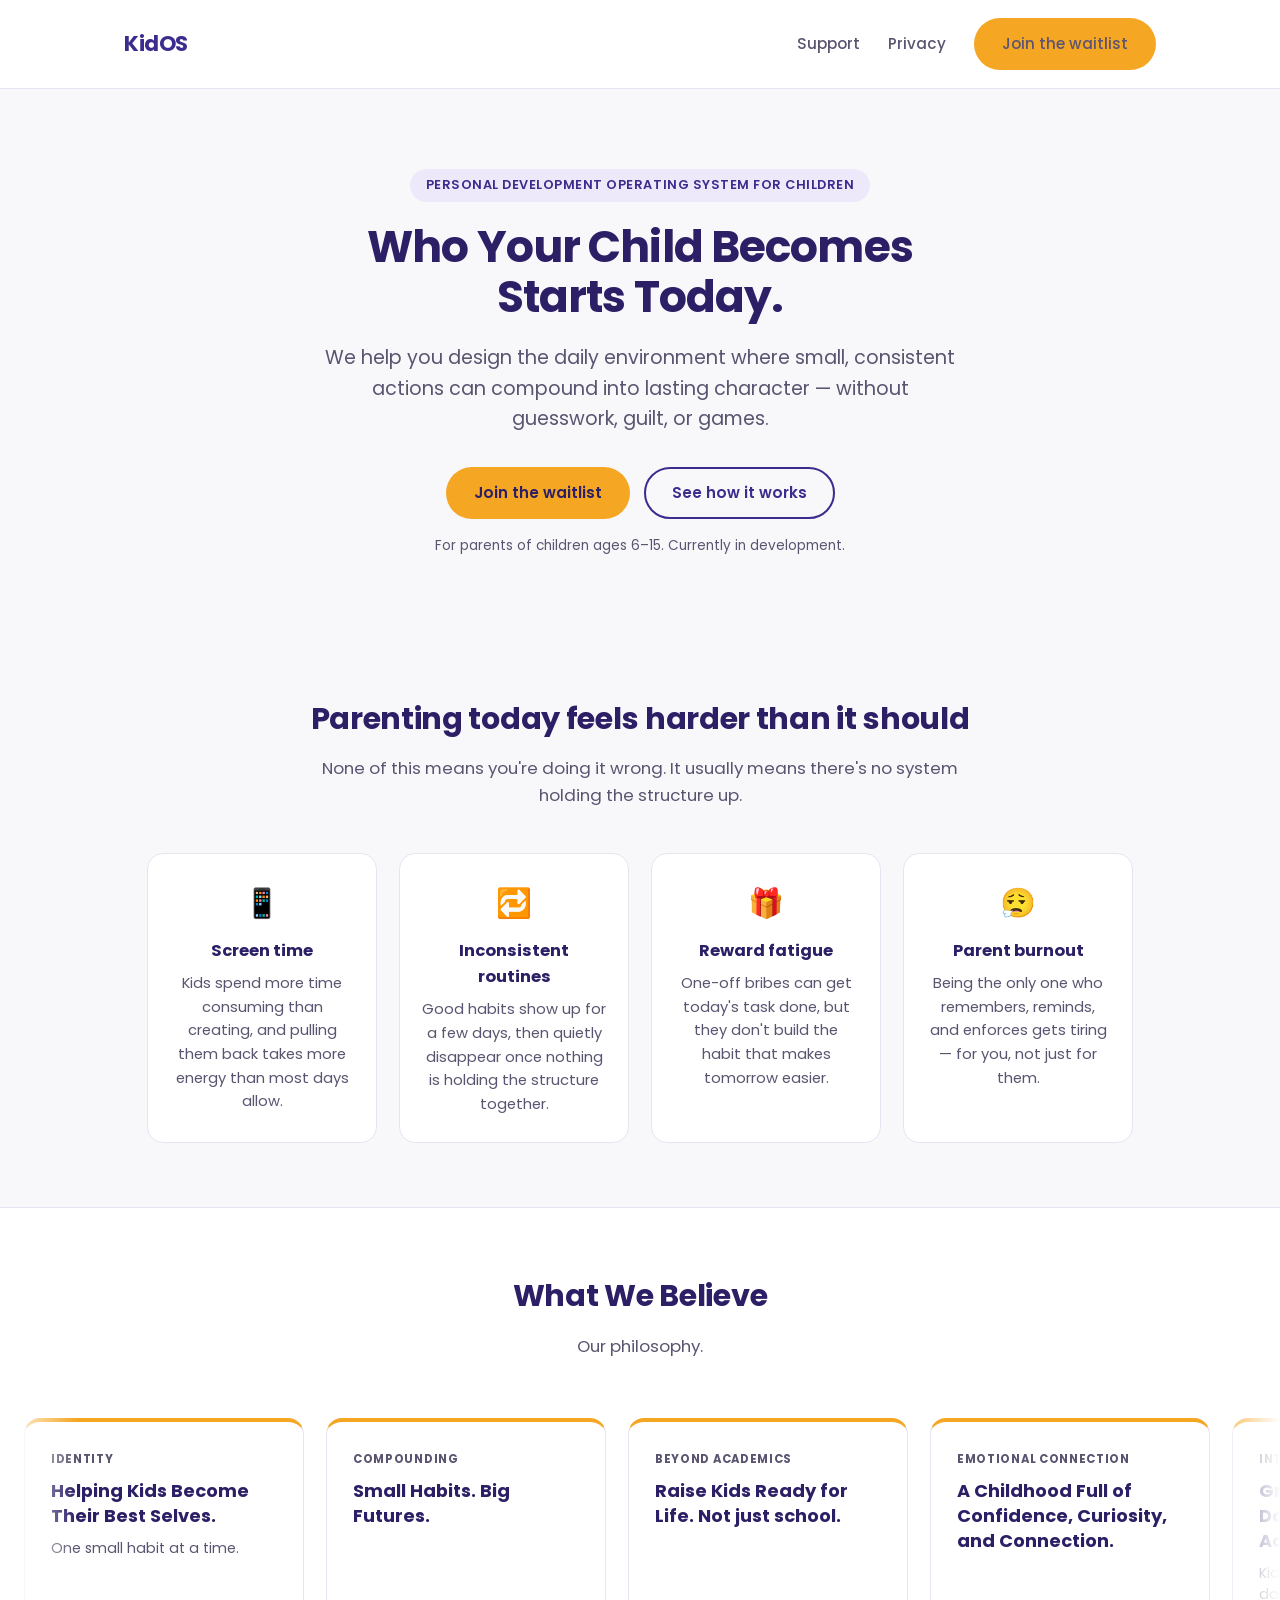
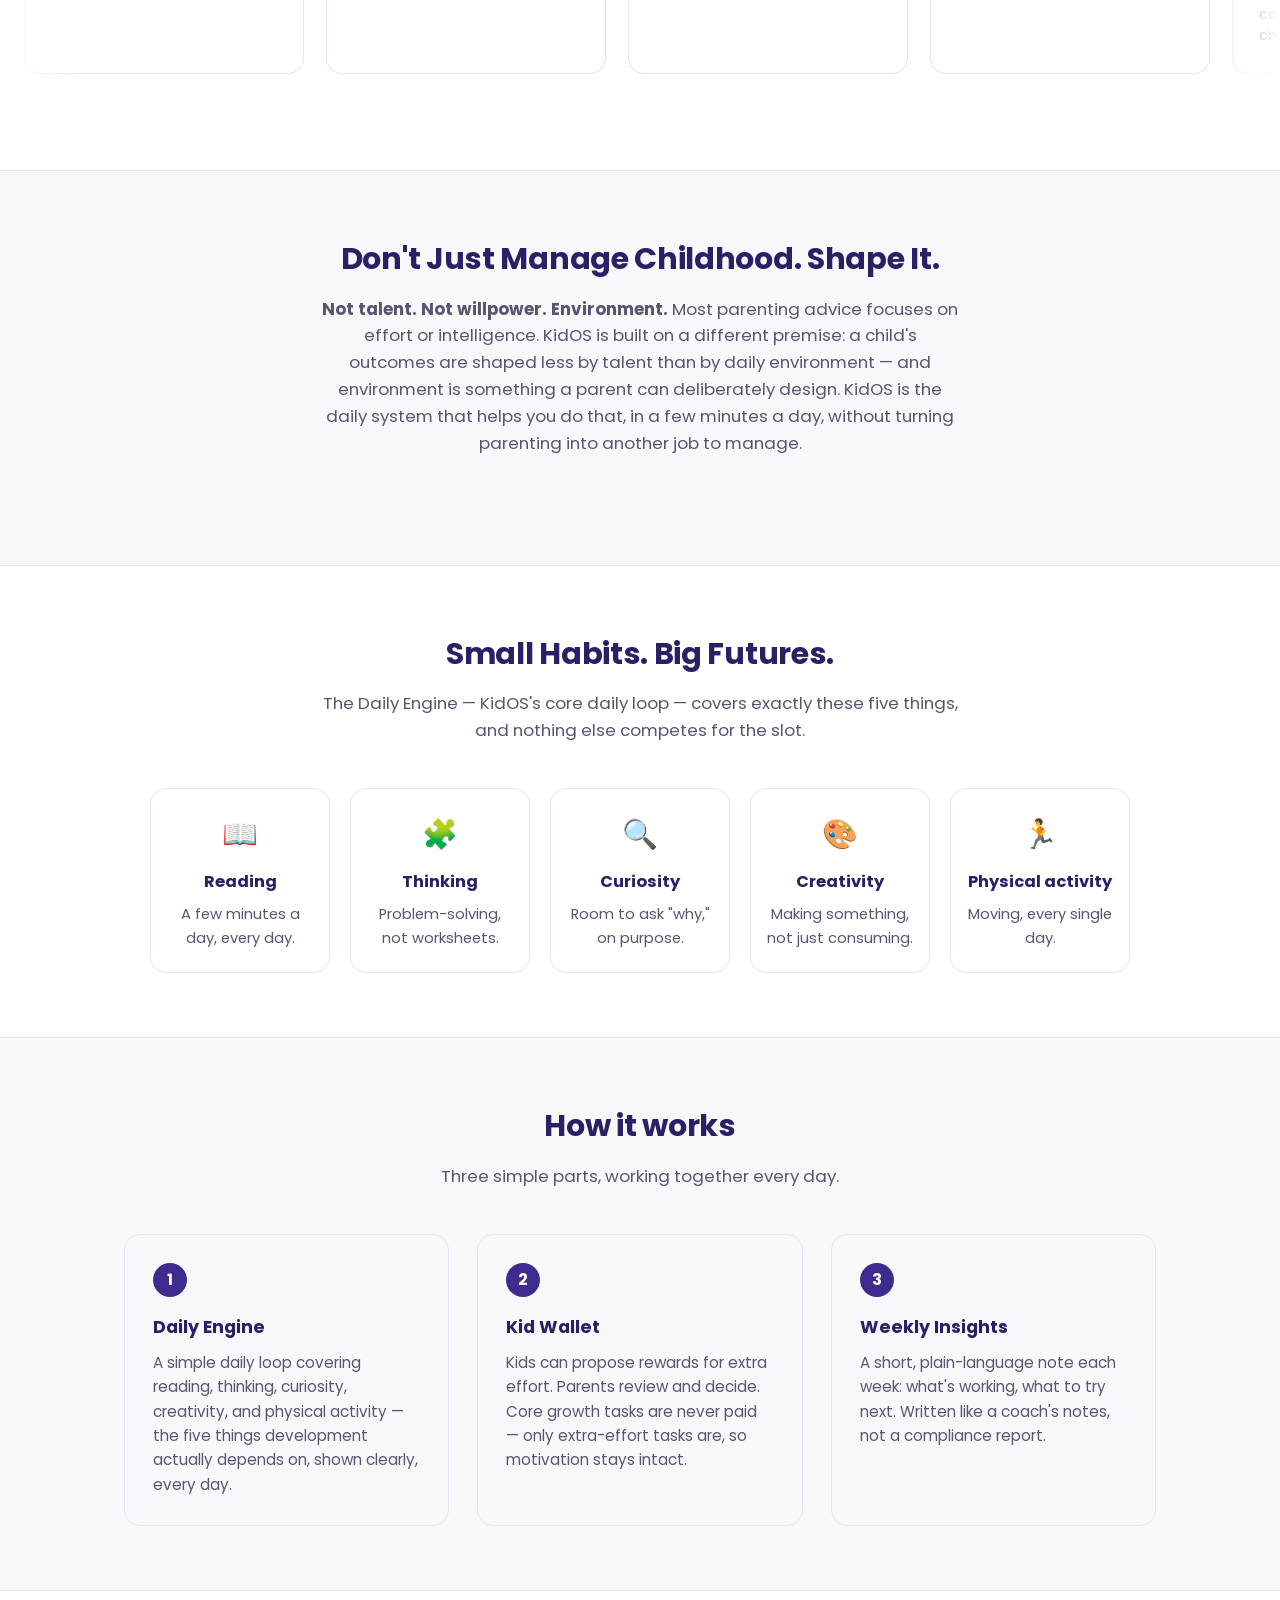
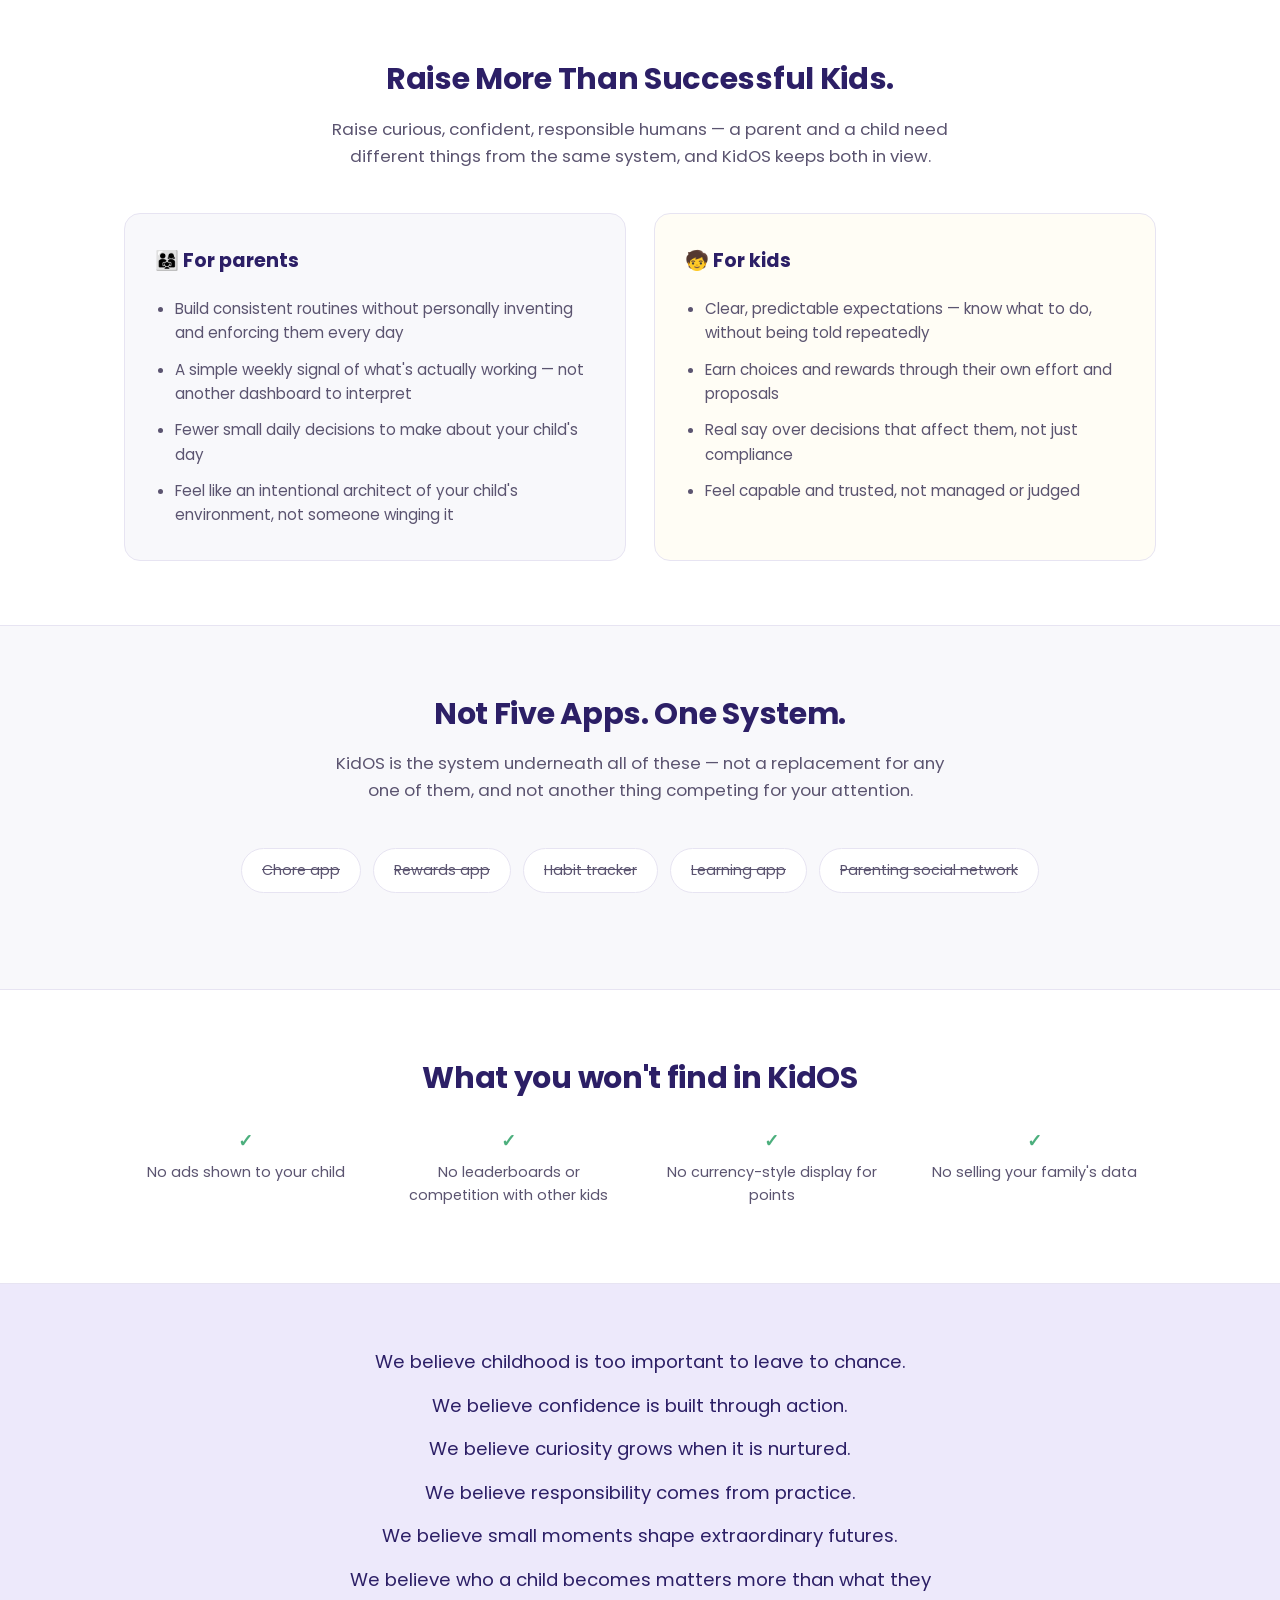
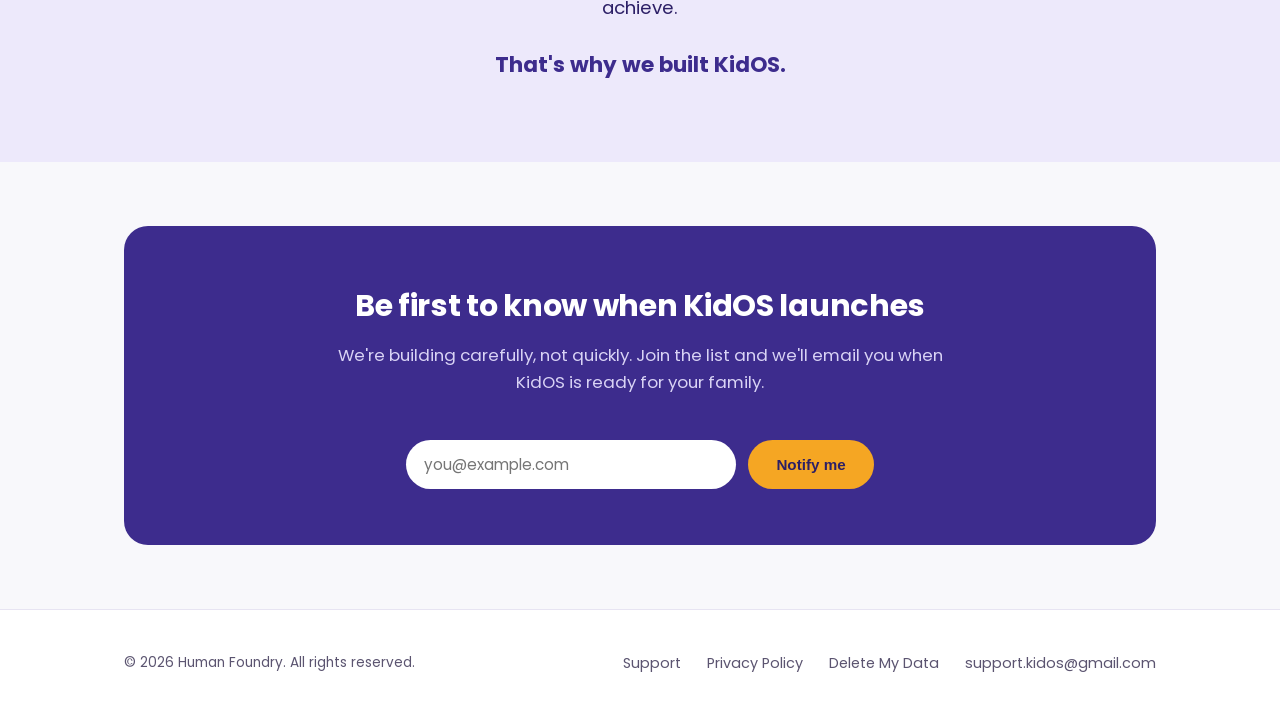
<file: index.html>
<!DOCTYPE html>
<html lang="en">
<head>
<meta charset="UTF-8">
<meta name="viewport" content="width=device-width, initial-scale=1.0">
<title>KidOS — Who Your Child Becomes Starts Today</title>
<meta name="description" content="KidOS is a personal development operating system for children — a simple daily system that turns small, consistent habits into responsibility, curiosity, and confidence.">
<link rel="icon" type="image/svg+xml" href="favicon.svg">
<link rel="preconnect" href="https://fonts.googleapis.com">
<link href="https://fonts.googleapis.com/css2?family=Poppins:wght@400;500;600;700&family=Nunito:wght@400;600;700&display=swap" rel="stylesheet">
<link rel="stylesheet" href="styles.css">
</head>
<body>

<header class="site">
  <div class="container">
    <a href="index.html" class="logo">KidOS</a>
    <nav class="site-nav">
      <a href="support.html">Support</a>
      <a href="privacy.html">Privacy</a>
      <a href="#waitlist" class="btn btn-primary">Join the waitlist</a>
    </nav>
  </div>
</header>

<section class="hero">
  <div class="container">
    <span class="eyebrow">Personal Development Operating System for Children</span>
    <h1>Who Your Child Becomes<br>Starts Today.</h1>
    <p class="lede">We help you design the daily environment where small, consistent actions can compound into lasting character — without guesswork, guilt, or games.</p>
    <div class="hero-actions">
      <a href="#waitlist" class="btn btn-primary">Join the waitlist</a>
      <a href="#how-it-works" class="btn btn-outline">See how it works</a>
    </div>
    <p class="hero-note">For parents of children ages 6–15. Currently in development.</p>
  </div>
</section>

<section>
  <div class="container">
    <h2>Parenting today feels harder than it should</h2>
    <p class="section-lede">None of this means you're doing it wrong. It usually means there's no system holding the structure up.</p>
    <div class="card-grid">
      <div class="info-card">
        <div class="icon">📱</div>
        <h3>Screen time</h3>
        <p>Kids spend more time consuming than creating, and pulling them back takes more energy than most days allow.</p>
      </div>
      <div class="info-card">
        <div class="icon">🔁</div>
        <h3>Inconsistent routines</h3>
        <p>Good habits show up for a few days, then quietly disappear once nothing is holding the structure together.</p>
      </div>
      <div class="info-card">
        <div class="icon">🎁</div>
        <h3>Reward fatigue</h3>
        <p>One-off bribes can get today's task done, but they don't build the habit that makes tomorrow easier.</p>
      </div>
      <div class="info-card">
        <div class="icon">😮‍💨</div>
        <h3>Parent burnout</h3>
        <p>Being the only one who remembers, reminds, and enforces gets tiring — for you, not just for them.</p>
      </div>
    </div>
  </div>
</section>

<section class="alt beliefs-section">
  <div class="container">
    <h2>What We Believe</h2>
    <p class="section-lede">Our philosophy.</p>
  </div>
  <div class="beliefs-marquee">
    <div class="beliefs-track">
      <div class="belief-card">
        <div class="purpose">Identity</div>
        <h3>Helping Kids Become Their Best Selves.</h3>
        <p class="belief-sub">One small habit at a time.</p>
      </div>
      <div class="belief-card">
        <div class="purpose">Compounding</div>
        <h3>Small Habits. Big Futures.</h3>
      </div>
      <div class="belief-card">
        <div class="purpose">Beyond academics</div>
        <h3>Raise Kids Ready for Life. Not just school.</h3>
      </div>
      <div class="belief-card">
        <div class="purpose">Emotional connection</div>
        <h3>A Childhood Full of Confidence, Curiosity, and Connection.</h3>
      </div>
      <div class="belief-card">
        <div class="purpose">Intentional parenting</div>
        <h3>Growing Great Kids Doesn't Happen By Accident.</h3>
        <p class="belief-sub">KidOS gives parents a simple daily system to build confidence, curiosity and character.</p>
      </div>
      <div class="belief-card">
        <div class="purpose">Daily action</div>
        <h3>Every Great Future Begins With Today.</h3>
        <p class="belief-sub">KidOS turns everyday moments into lifelong growth.</p>
      </div>
      <div class="belief-card" aria-hidden="true">
        <div class="purpose">Identity</div>
        <h3>Helping Kids Become Their Best Selves.</h3>
        <p class="belief-sub">One small habit at a time.</p>
      </div>
      <div class="belief-card" aria-hidden="true">
        <div class="purpose">Compounding</div>
        <h3>Small Habits. Big Futures.</h3>
      </div>
      <div class="belief-card" aria-hidden="true">
        <div class="purpose">Beyond academics</div>
        <h3>Raise Kids Ready for Life. Not just school.</h3>
      </div>
      <div class="belief-card" aria-hidden="true">
        <div class="purpose">Emotional connection</div>
        <h3>A Childhood Full of Confidence, Curiosity, and Connection.</h3>
      </div>
      <div class="belief-card" aria-hidden="true">
        <div class="purpose">Intentional parenting</div>
        <h3>Growing Great Kids Doesn't Happen By Accident.</h3>
        <p class="belief-sub">KidOS gives parents a simple daily system to build confidence, curiosity and character.</p>
      </div>
      <div class="belief-card" aria-hidden="true">
        <div class="purpose">Daily action</div>
        <h3>Every Great Future Begins With Today.</h3>
        <p class="belief-sub">KidOS turns everyday moments into lifelong growth.</p>
      </div>
    </div>
  </div>
</section>

<section>
  <div class="container">
    <h2>Don't Just Manage Childhood. Shape It.</h2>
    <p class="section-lede">
      <strong>Not talent. Not willpower. Environment.</strong> Most parenting advice focuses on effort or
      intelligence. KidOS is built on a different premise: a child's outcomes are shaped less by talent than
      by daily environment — and environment is something a parent can deliberately design. KidOS is the
      daily system that helps you do that, in a few minutes a day, without turning parenting into another
      job to manage.
    </p>
  </div>
</section>

<section class="alt">
  <div class="container">
    <h2>Small Habits. Big Futures.</h2>
    <p class="section-lede">The Daily Engine — KidOS's core daily loop — covers exactly these five things, and nothing else competes for the slot.</p>
    <div class="pillars-grid">
      <div class="info-card">
        <div class="icon">📖</div>
        <h3>Reading</h3>
        <p>A few minutes a day, every day.</p>
      </div>
      <div class="info-card">
        <div class="icon">🧩</div>
        <h3>Thinking</h3>
        <p>Problem-solving, not worksheets.</p>
      </div>
      <div class="info-card">
        <div class="icon">🔍</div>
        <h3>Curiosity</h3>
        <p>Room to ask "why," on purpose.</p>
      </div>
      <div class="info-card">
        <div class="icon">🎨</div>
        <h3>Creativity</h3>
        <p>Making something, not just consuming.</p>
      </div>
      <div class="info-card">
        <div class="icon">🏃</div>
        <h3>Physical activity</h3>
        <p>Moving, every single day.</p>
      </div>
    </div>
  </div>
</section>

<section id="how-it-works">
  <div class="container">
    <h2>How it works</h2>
    <p class="section-lede">Three simple parts, working together every day.</p>
    <div class="steps">
      <div class="step">
        <div class="num">1</div>
        <h3>Daily Engine</h3>
        <p>A simple daily loop covering reading, thinking, curiosity, creativity, and physical activity — the five things development actually depends on, shown clearly, every day.</p>
      </div>
      <div class="step">
        <div class="num">2</div>
        <h3>Kid Wallet</h3>
        <p>Kids can propose rewards for extra effort. Parents review and decide. Core growth tasks are never paid — only extra-effort tasks are, so motivation stays intact.</p>
      </div>
      <div class="step">
        <div class="num">3</div>
        <h3>Weekly Insights</h3>
        <p>A short, plain-language note each week: what's working, what to try next. Written like a coach's notes, not a compliance report.</p>
      </div>
    </div>
  </div>
</section>

<section class="alt">
  <div class="container">
    <h2>Raise More Than Successful Kids.</h2>
    <p class="section-lede">Raise curious, confident, responsible humans — a parent and a child need different things from the same system, and KidOS keeps both in view.</p>
    <div class="benefits-split">
      <div class="benefit-card">
        <h3>👨‍👩‍👧 For parents</h3>
        <ul>
          <li>Build consistent routines without personally inventing and enforcing them every day</li>
          <li>A simple weekly signal of what's actually working — not another dashboard to interpret</li>
          <li>Fewer small daily decisions to make about your child's day</li>
          <li>Feel like an intentional architect of your child's environment, not someone winging it</li>
        </ul>
      </div>
      <div class="benefit-card kid">
        <h3>🧒 For kids</h3>
        <ul>
          <li>Clear, predictable expectations — know what to do, without being told repeatedly</li>
          <li>Earn choices and rewards through their own effort and proposals</li>
          <li>Real say over decisions that affect them, not just compliance</li>
          <li>Feel capable and trusted, not managed or judged</li>
        </ul>
      </div>
    </div>
  </div>
</section>

<section>
  <div class="container">
    <h2>Not Five Apps. One System.</h2>
    <p class="section-lede">KidOS is the system underneath all of these — not a replacement for any one of them, and not another thing competing for your attention.</p>
    <div class="chips">
      <span class="chip">Chore app</span>
      <span class="chip">Rewards app</span>
      <span class="chip">Habit tracker</span>
      <span class="chip">Learning app</span>
      <span class="chip">Parenting social network</span>
    </div>
  </div>
</section>

<section class="alt">
  <div class="container">
    <h2>What you won't find in KidOS</h2>
    <div class="trust-strip">
      <div class="item"><div class="mark">✓</div><p>No ads shown to your child</p></div>
      <div class="item"><div class="mark">✓</div><p>No leaderboards or competition with other kids</p></div>
      <div class="item"><div class="mark">✓</div><p>No currency-style display for points</p></div>
      <div class="item"><div class="mark">✓</div><p>No selling your family's data</p></div>
    </div>
  </div>
</section>

<section class="manifesto-section">
  <div class="container">
    <div class="manifesto">
      <p>We believe childhood is too important to leave to chance.</p>
      <p>We believe confidence is built through action.</p>
      <p>We believe curiosity grows when it is nurtured.</p>
      <p>We believe responsibility comes from practice.</p>
      <p>We believe small moments shape extraordinary futures.</p>
      <p>We believe who a child becomes matters more than what they achieve.</p>
      <p class="closing">That's why we built KidOS.</p>
    </div>
  </div>
</section>

<section id="waitlist">
  <div class="container">
    <div class="waitlist">
      <h2>Be first to know when KidOS launches</h2>
      <p class="section-lede">We're building carefully, not quickly. Join the list and we'll email you when KidOS is ready for your family.</p>
      <form action="mailto:support.kidos@gmail.com" method="POST" enctype="text/plain">
        <input type="email" name="email" placeholder="you@example.com" required>
        <button type="submit" class="btn btn-primary">Notify me</button>
      </form>
    </div>
  </div>
</section>

<footer class="site">
  <div class="container">
    <span class="copyright">© 2026 Human Foundry. All rights reserved.</span>
    <nav>
      <a href="support.html">Support</a>
      <a href="privacy.html">Privacy Policy</a>
      <a href="account-deletion.html">Delete My Data</a>
      <a href="mailto:support.kidos@gmail.com">support.kidos@gmail.com</a>
    </nav>
  </div>
</footer>

</body>
</html>
</file>
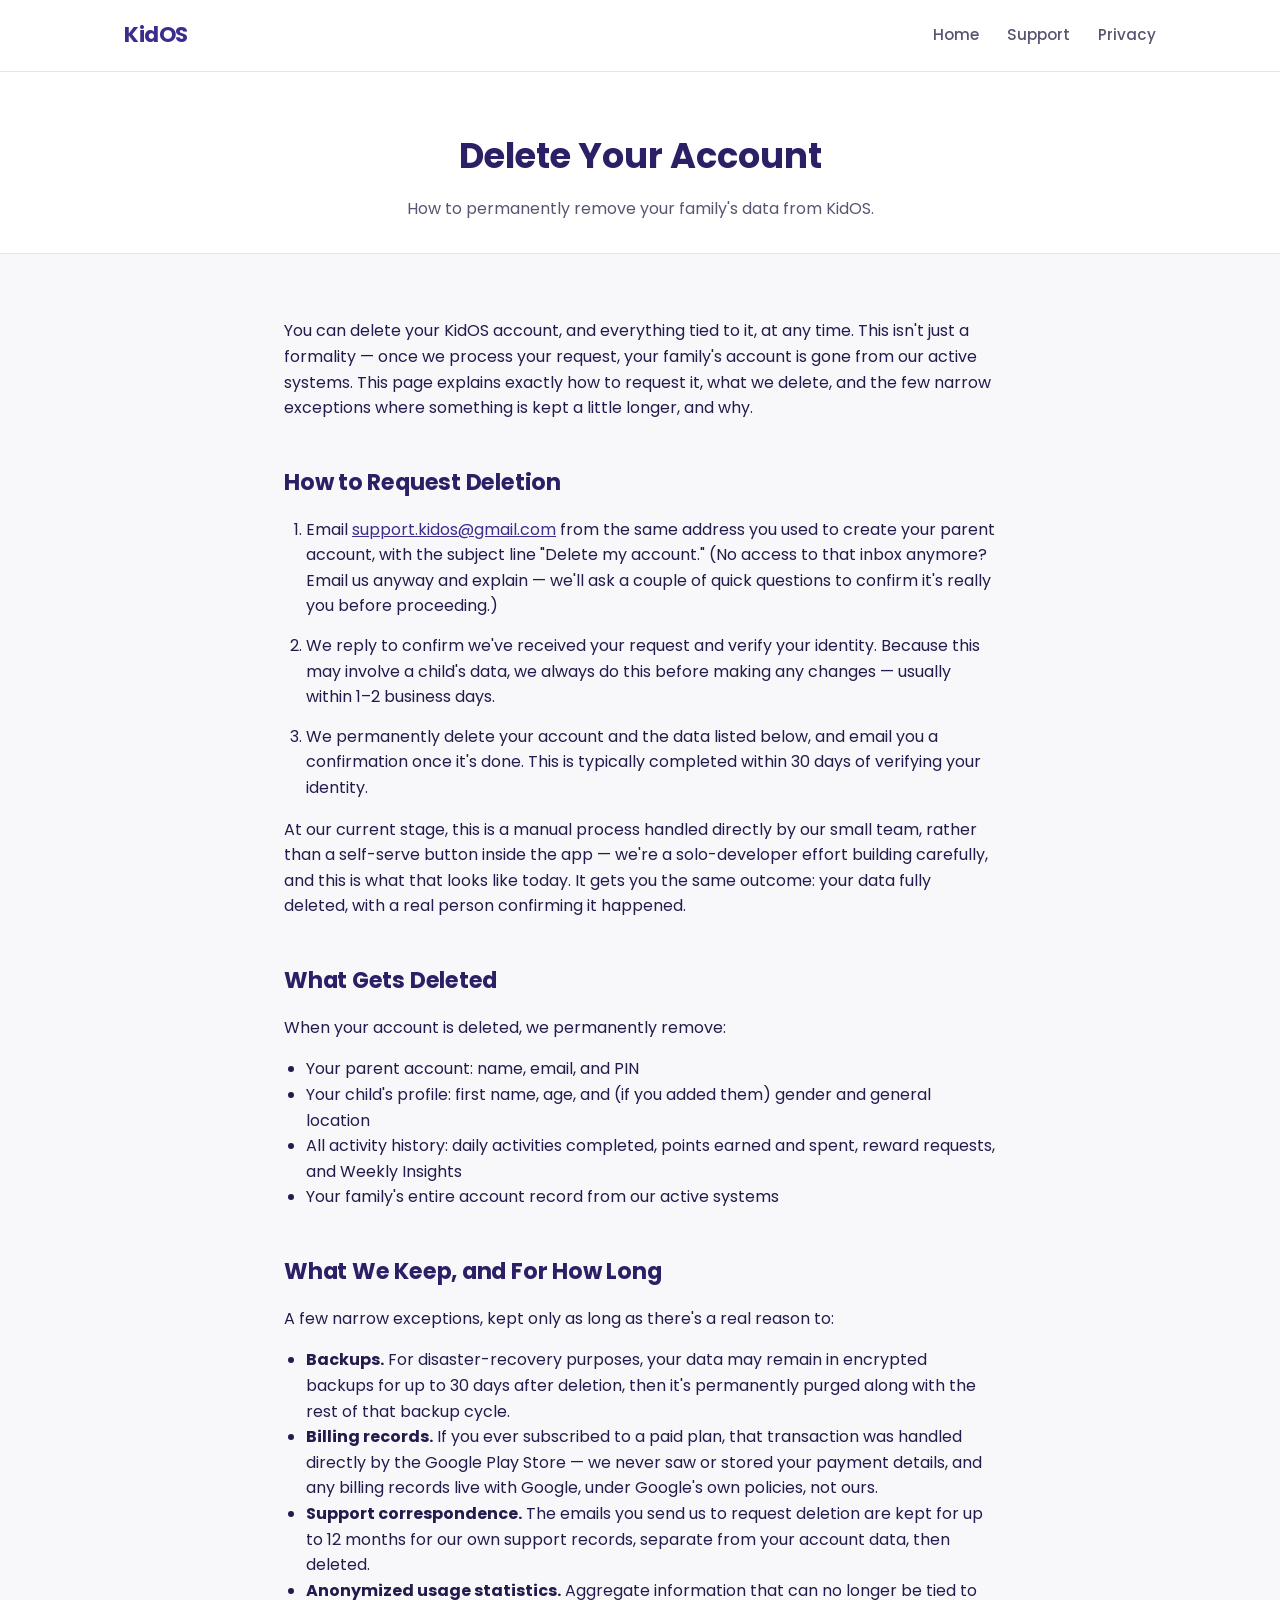
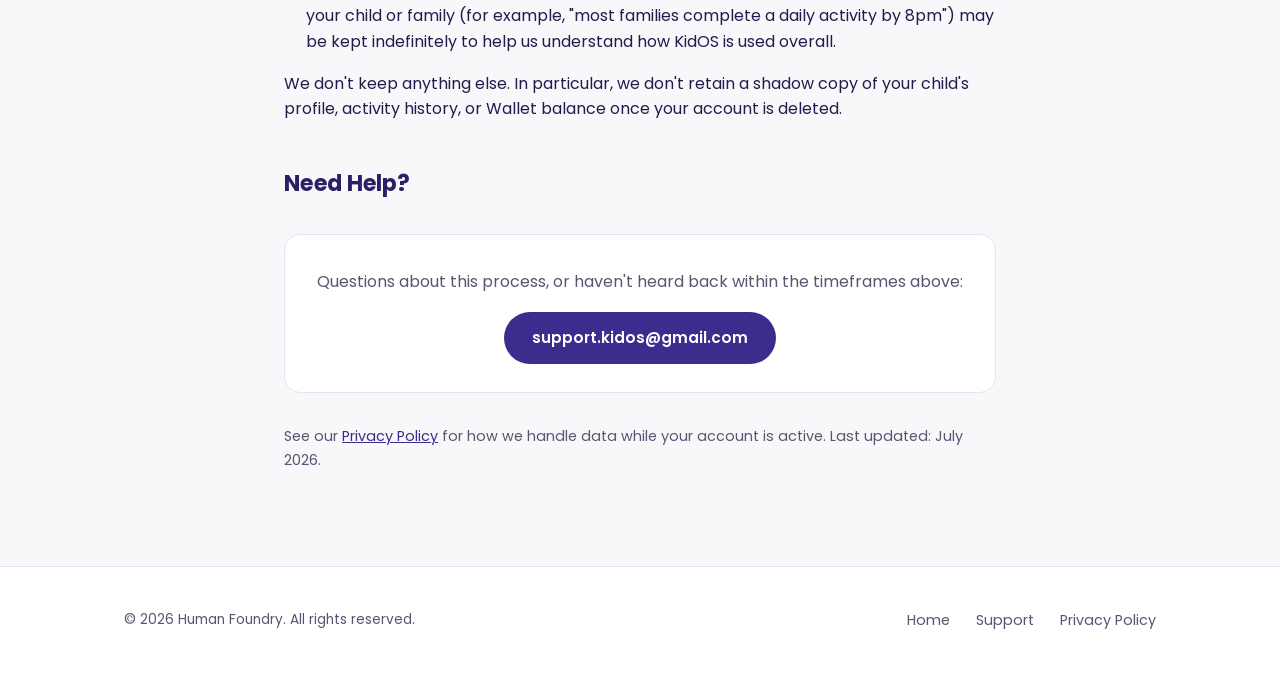
<file: account-deletion.html>
<!DOCTYPE html>
<html lang="en">
<head>
<meta charset="UTF-8">
<meta name="viewport" content="width=device-width, initial-scale=1.0">
<title>Delete Your Account — KidOS</title>
<meta name="description" content="How to permanently delete your KidOS account and your family's data — what gets deleted, what's retained, and for how long.">
<link rel="icon" type="image/svg+xml" href="favicon.svg">
<link rel="preconnect" href="https://fonts.googleapis.com">
<link href="https://fonts.googleapis.com/css2?family=Poppins:wght@400;500;600;700&family=Nunito:wght@400;600;700&display=swap" rel="stylesheet">
<link rel="stylesheet" href="styles.css">
</head>
<body>

<header class="site">
  <div class="container">
    <a href="index.html" class="logo">KidOS</a>
    <nav class="site-nav">
      <a href="index.html">Home</a>
      <a href="support.html">Support</a>
      <a href="privacy.html">Privacy</a>
    </nav>
  </div>
</header>

<div class="page-header">
  <div class="container">
    <h1>Delete Your Account</h1>
    <p>How to permanently remove your family's data from KidOS.</p>
  </div>
</div>

<div class="content-wrap">

  <p>
    You can delete your KidOS account, and everything tied to it, at any time. This isn't just a formality —
    once we process your request, your family's account is gone from our active systems. This page explains
    exactly how to request it, what we delete, and the few narrow exceptions where something is kept a little
    longer, and why.
  </p>

  <h2>How to Request Deletion</h2>
  <ol>
    <li>
      Email <a href="mailto:support.kidos@gmail.com?subject=Delete%20my%20account">support.kidos@gmail.com</a>
      from the same address you used to create your parent account, with the subject line "Delete my account."
      (No access to that inbox anymore? Email us anyway and explain — we'll ask a couple of quick questions to
      confirm it's really you before proceeding.)
    </li>
    <li>
      We reply to confirm we've received your request and verify your identity. Because this may involve a
      child's data, we always do this before making any changes — usually within 1–2 business days.
    </li>
    <li>
      We permanently delete your account and the data listed below, and email you a confirmation once it's
      done. This is typically completed within 30 days of verifying your identity.
    </li>
  </ol>
  <p>
    At our current stage, this is a manual process handled directly by our small team, rather than a self-serve
    button inside the app — we're a solo-developer effort building carefully, and this is what that looks like
    today. It gets you the same outcome: your data fully deleted, with a real person confirming it happened.
  </p>

  <h2>What Gets Deleted</h2>
  <p>When your account is deleted, we permanently remove:</p>
  <ul>
    <li>Your parent account: name, email, and PIN</li>
    <li>Your child's profile: first name, age, and (if you added them) gender and general location</li>
    <li>All activity history: daily activities completed, points earned and spent, reward requests, and Weekly Insights</li>
    <li>Your family's entire account record from our active systems</li>
  </ul>

  <h2>What We Keep, and For How Long</h2>
  <p>A few narrow exceptions, kept only as long as there's a real reason to:</p>
  <ul>
    <li><strong>Backups.</strong> For disaster-recovery purposes, your data may remain in encrypted backups for up to 30 days after deletion, then it's permanently purged along with the rest of that backup cycle.</li>
    <li><strong>Billing records.</strong> If you ever subscribed to a paid plan, that transaction was handled directly by the Google Play Store — we never saw or stored your payment details, and any billing records live with Google, under Google's own policies, not ours.</li>
    <li><strong>Support correspondence.</strong> The emails you send us to request deletion are kept for up to 12 months for our own support records, separate from your account data, then deleted.</li>
    <li><strong>Anonymized usage statistics.</strong> Aggregate information that can no longer be tied to your child or family (for example, "most families complete a daily activity by 8pm") may be kept indefinitely to help us understand how KidOS is used overall.</li>
  </ul>
  <p>
    We don't keep anything else. In particular, we don't retain a shadow copy of your child's profile, activity
    history, or Wallet balance once your account is deleted.
  </p>

  <h2>Need Help?</h2>
  <div class="contact-card">
    <p>Questions about this process, or haven't heard back within the timeframes above:</p>
    <a href="mailto:support.kidos@gmail.com" class="btn btn-secondary">support.kidos@gmail.com</a>
  </div>

  <p style="margin-top:32px; color: var(--ink-soft); font-size: 0.9rem;">
    See our <a href="privacy.html">Privacy Policy</a> for how we handle data while your account is active.
    Last updated: July 2026.
  </p>

</div>

<footer class="site">
  <div class="container">
    <span class="copyright">© 2026 Human Foundry. All rights reserved.</span>
    <nav>
      <a href="index.html">Home</a>
      <a href="support.html">Support</a>
      <a href="privacy.html">Privacy Policy</a>
    </nav>
  </div>
</footer>

</body>
</html>
</file>
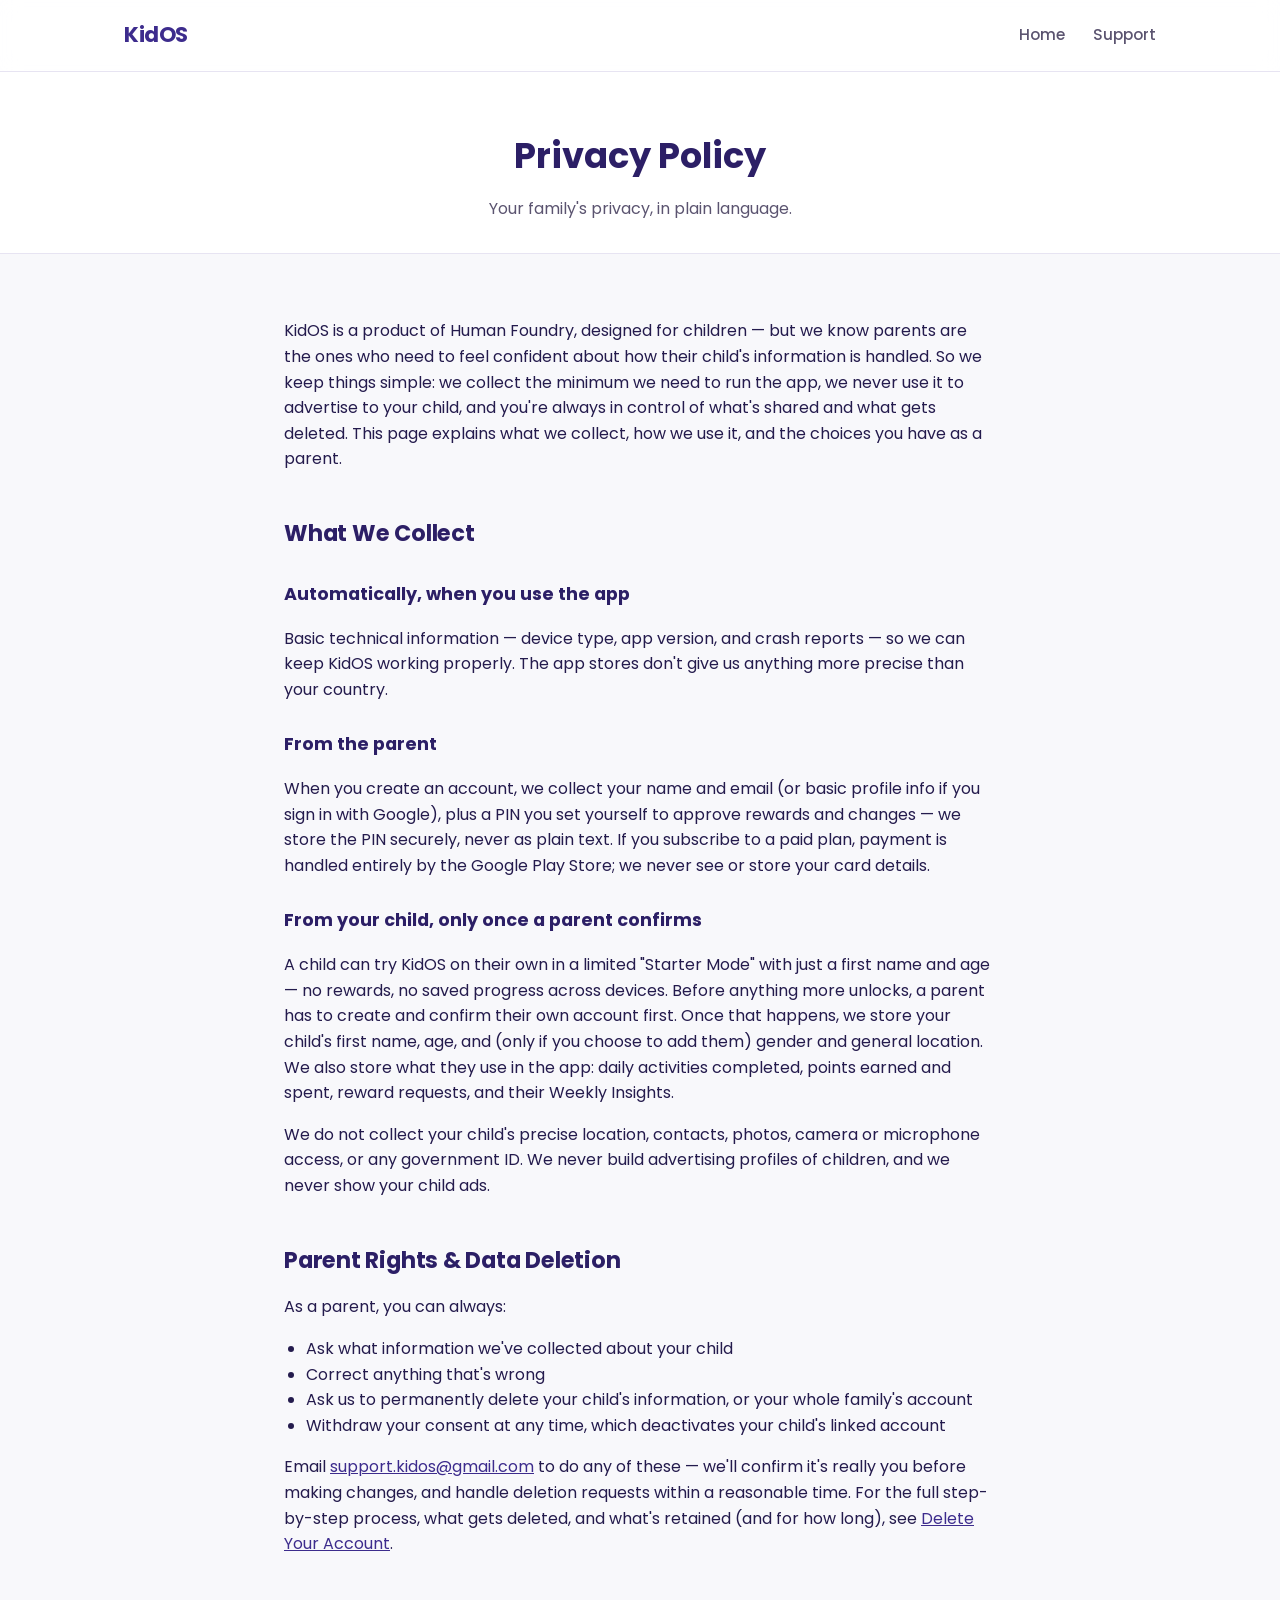
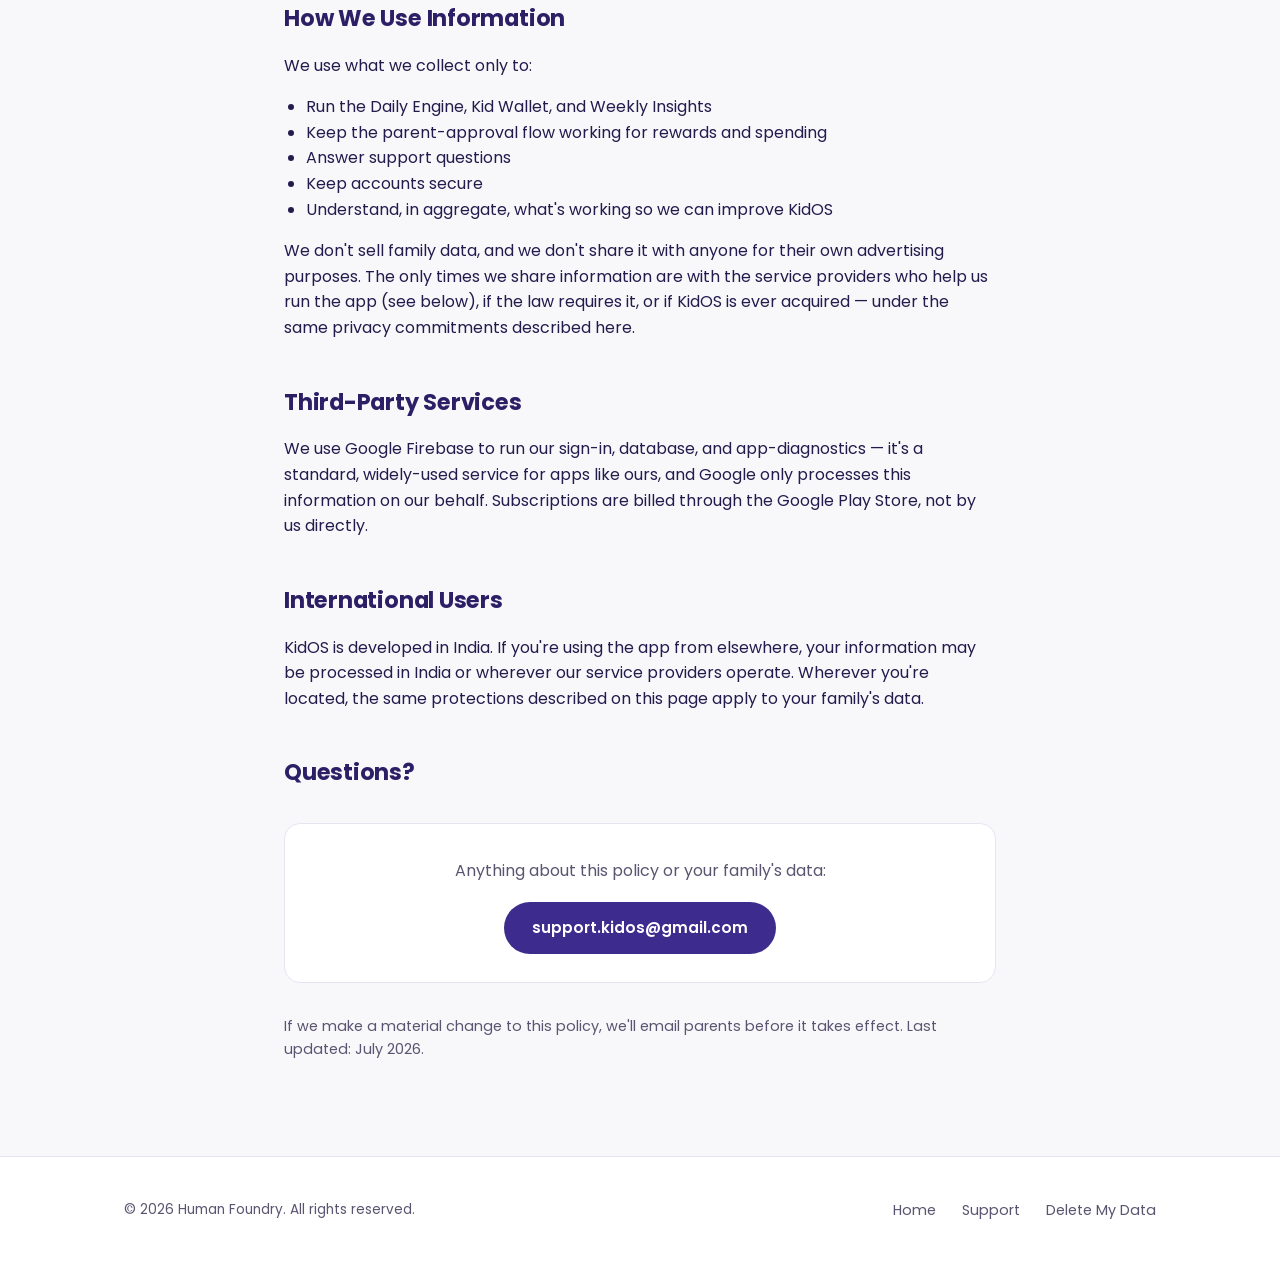
<file: privacy.html>
<!DOCTYPE html>
<html lang="en">
<head>
<meta charset="UTF-8">
<meta name="viewport" content="width=device-width, initial-scale=1.0">
<title>Privacy Policy — KidOS</title>
<meta name="description" content="How KidOS collects, uses, and protects family data, including data belonging to children.">
<link rel="icon" type="image/svg+xml" href="favicon.svg">
<link rel="preconnect" href="https://fonts.googleapis.com">
<link href="https://fonts.googleapis.com/css2?family=Poppins:wght@400;500;600;700&family=Nunito:wght@400;600;700&display=swap" rel="stylesheet">
<link rel="stylesheet" href="styles.css">
</head>
<body>

<header class="site">
  <div class="container">
    <a href="index.html" class="logo">KidOS</a>
    <nav class="site-nav">
      <a href="index.html">Home</a>
      <a href="support.html">Support</a>
    </nav>
  </div>
</header>

<div class="page-header">
  <div class="container">
    <h1>Privacy Policy</h1>
    <p>Your family's privacy, in plain language.</p>
  </div>
</div>

<div class="content-wrap">

  <p>
    KidOS is a product of Human Foundry, designed for children — but we know parents are the ones who need to
    feel confident about how their child's information is handled. So we keep things simple: we collect the
    minimum we need to run the app, we never use it to advertise to your child, and you're always in control of
    what's shared and what gets deleted. This page explains what we collect, how we use it, and the choices you
    have as a parent.
  </p>

  <h2>What We Collect</h2>

  <h3>Automatically, when you use the app</h3>
  <p>
    Basic technical information — device type, app version, and crash reports — so we can keep KidOS working
    properly. The app stores don't give us anything more precise than your country.
  </p>

  <h3>From the parent</h3>
  <p>
    When you create an account, we collect your name and email (or basic profile info if you sign in with
    Google), plus a PIN you set yourself to approve rewards and changes — we store the PIN securely, never as
    plain text. If you subscribe to a paid plan, payment is handled entirely by the Google Play Store; we never
    see or store your card details.
  </p>

  <h3>From your child, only once a parent confirms</h3>
  <p>
    A child can try KidOS on their own in a limited "Starter Mode" with just a first name and age — no rewards,
    no saved progress across devices. Before anything more unlocks, a parent has to create and confirm their
    own account first. Once that happens, we store your child's first name, age, and (only if you choose to add
    them) gender and general location. We also store what they use in the app: daily activities completed,
    points earned and spent, reward requests, and their Weekly Insights.
  </p>
  <p>
    We do not collect your child's precise location, contacts, photos, camera or microphone access, or any
    government ID. We never build advertising profiles of children, and we never show your child ads.
  </p>

  <h2>Parent Rights &amp; Data Deletion</h2>
  <p>As a parent, you can always:</p>
  <ul>
    <li>Ask what information we've collected about your child</li>
    <li>Correct anything that's wrong</li>
    <li>Ask us to permanently delete your child's information, or your whole family's account</li>
    <li>Withdraw your consent at any time, which deactivates your child's linked account</li>
  </ul>
  <p>Email <a href="mailto:support.kidos@gmail.com">support.kidos@gmail.com</a> to do any of these — we'll confirm it's really you before making changes, and handle deletion requests within a reasonable time. For the full step-by-step process, what gets deleted, and what's retained (and for how long), see <a href="account-deletion.html">Delete Your Account</a>.</p>

  <h2>How We Use Information</h2>
  <p>We use what we collect only to:</p>
  <ul>
    <li>Run the Daily Engine, Kid Wallet, and Weekly Insights</li>
    <li>Keep the parent-approval flow working for rewards and spending</li>
    <li>Answer support questions</li>
    <li>Keep accounts secure</li>
    <li>Understand, in aggregate, what's working so we can improve KidOS</li>
  </ul>
  <p>
    We don't sell family data, and we don't share it with anyone for their own advertising purposes. The only
    times we share information are with the service providers who help us run the app (see below), if the law
    requires it, or if KidOS is ever acquired — under the same privacy commitments described here.
  </p>

  <h2>Third-Party Services</h2>
  <p>
    We use Google Firebase to run our sign-in, database, and app-diagnostics — it's a standard, widely-used
    service for apps like ours, and Google only processes this information on our behalf. Subscriptions are
    billed through the Google Play Store, not by us directly.
  </p>

  <h2>International Users</h2>
  <p>
    KidOS is developed in India. If you're using the app from elsewhere, your information may be processed in
    India or wherever our service providers operate. Wherever you're located, the same protections described on
    this page apply to your family's data.
  </p>

  <h2>Questions?</h2>
  <div class="contact-card">
    <p>Anything about this policy or your family's data:</p>
    <a href="mailto:support.kidos@gmail.com" class="btn btn-secondary">support.kidos@gmail.com</a>
  </div>

  <p style="margin-top:32px; color: var(--ink-soft); font-size: 0.9rem;">
    If we make a material change to this policy, we'll email parents before it takes effect.
    Last updated: July 2026.
  </p>

</div>

<footer class="site">
  <div class="container">
    <span class="copyright">© 2026 Human Foundry. All rights reserved.</span>
    <nav>
      <a href="index.html">Home</a>
      <a href="support.html">Support</a>
      <a href="account-deletion.html">Delete My Data</a>
    </nav>
  </div>
</footer>

</body>
</html>
</file>
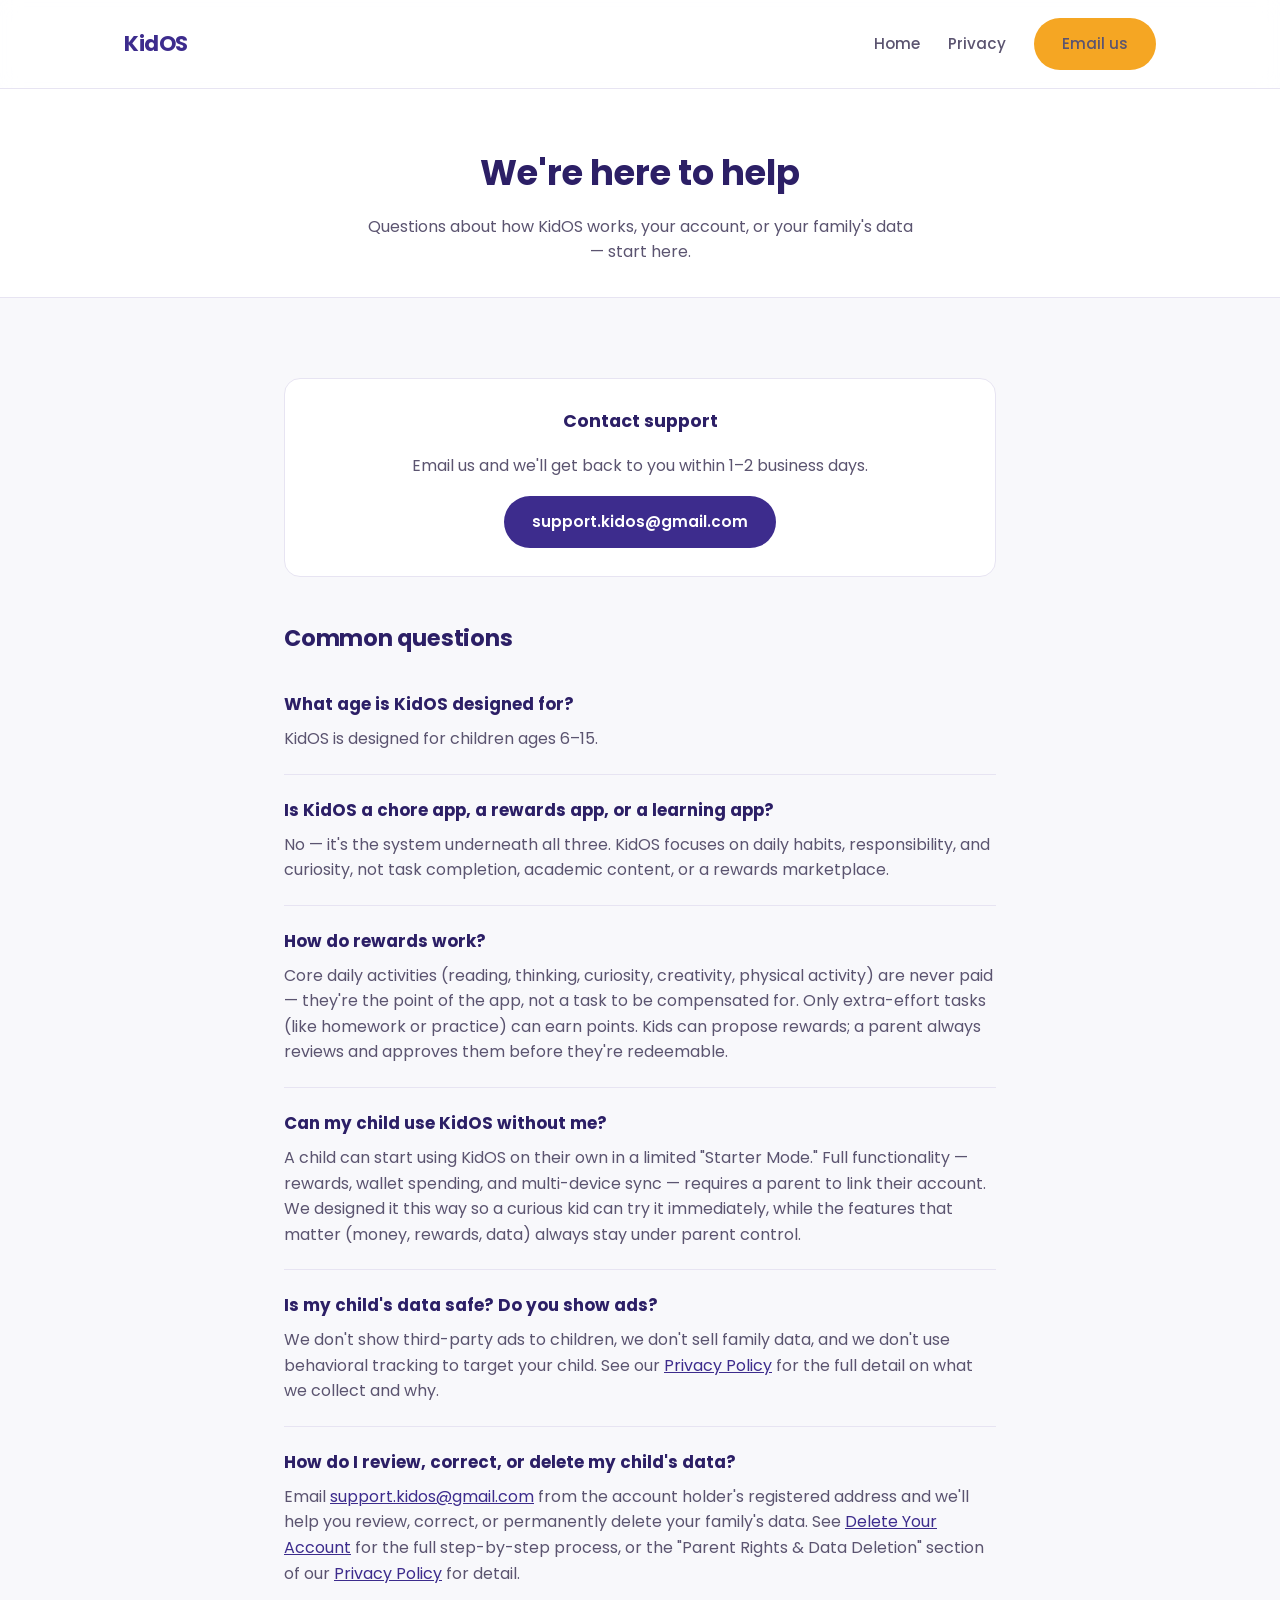
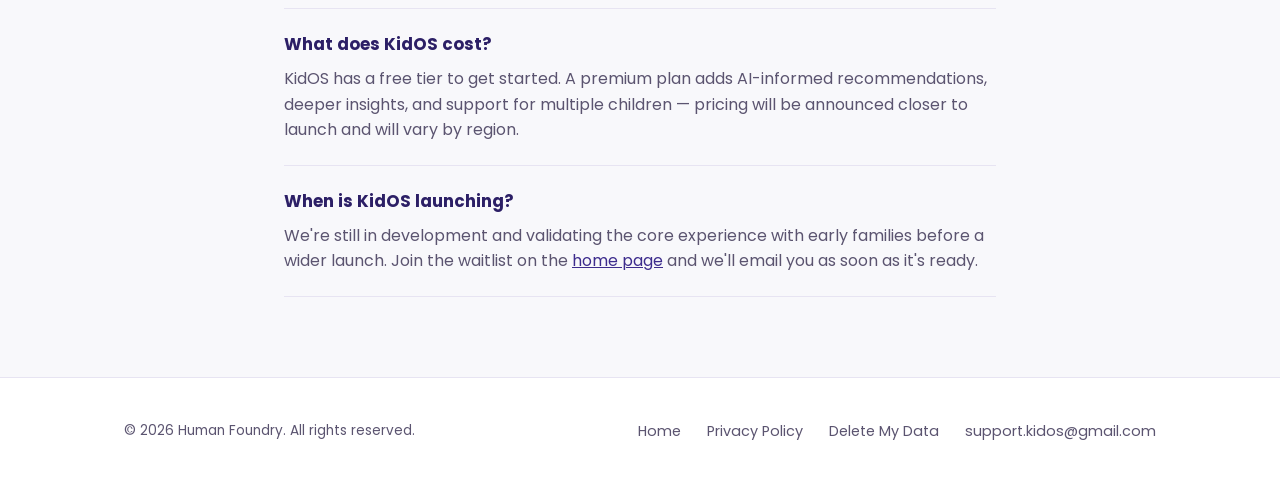
<file: support.html>
<!DOCTYPE html>
<html lang="en">
<head>
<meta charset="UTF-8">
<meta name="viewport" content="width=device-width, initial-scale=1.0">
<title>Support — KidOS</title>
<meta name="description" content="Get help with KidOS: contact support, common parent questions, and how to manage or delete your family's data.">
<link rel="icon" type="image/svg+xml" href="favicon.svg">
<link rel="preconnect" href="https://fonts.googleapis.com">
<link href="https://fonts.googleapis.com/css2?family=Poppins:wght@400;500;600;700&family=Nunito:wght@400;600;700&display=swap" rel="stylesheet">
<link rel="stylesheet" href="styles.css">
</head>
<body>

<header class="site">
  <div class="container">
    <a href="index.html" class="logo">KidOS</a>
    <nav class="site-nav">
      <a href="index.html">Home</a>
      <a href="privacy.html">Privacy</a>
      <a href="mailto:support.kidos@gmail.com" class="btn btn-primary">Email us</a>
    </nav>
  </div>
</header>

<div class="page-header">
  <div class="container">
    <h1>We're here to help</h1>
    <p>Questions about how KidOS works, your account, or your family's data — start here.</p>
  </div>
</div>

<div class="content-wrap">

  <div class="contact-card">
    <h3 style="margin-top:0;">Contact support</h3>
    <p>Email us and we'll get back to you within 1–2 business days.</p>
    <a href="mailto:support.kidos@gmail.com" class="btn btn-secondary">support.kidos@gmail.com</a>
  </div>

  <!-- Founder note: support.kidos@gmail.com is a real, working inbox, good enough for MVP and closed testing.
       When getkidos.com email is set up, consider forwarding support@getkidos.com to this same Gmail address
       rather than switching inboxes. Set a basic auto-reply matching the 1-2 business day promise above.
       See website/README.md for the full pre-launch checklist. -->

  <h2>Common questions</h2>

  <div class="faq-item">
    <h3>What age is KidOS designed for?</h3>
    <p>KidOS is designed for children ages 6–15.</p>
  </div>

  <div class="faq-item">
    <h3>Is KidOS a chore app, a rewards app, or a learning app?</h3>
    <p>No — it's the system underneath all three. KidOS focuses on daily habits, responsibility, and curiosity, not task completion, academic content, or a rewards marketplace.</p>
  </div>

  <div class="faq-item">
    <h3>How do rewards work?</h3>
    <p>Core daily activities (reading, thinking, curiosity, creativity, physical activity) are never paid — they're the point of the app, not a task to be compensated for. Only extra-effort tasks (like homework or practice) can earn points. Kids can propose rewards; a parent always reviews and approves them before they're redeemable.</p>
  </div>

  <div class="faq-item">
    <h3>Can my child use KidOS without me?</h3>
    <p>A child can start using KidOS on their own in a limited "Starter Mode." Full functionality — rewards, wallet spending, and multi-device sync — requires a parent to link their account. We designed it this way so a curious kid can try it immediately, while the features that matter (money, rewards, data) always stay under parent control.</p>
  </div>

  <div class="faq-item">
    <h3>Is my child's data safe? Do you show ads?</h3>
    <p>We don't show third-party ads to children, we don't sell family data, and we don't use behavioral tracking to target your child. See our <a href="privacy.html">Privacy Policy</a> for the full detail on what we collect and why.</p>
  </div>

  <div class="faq-item">
    <h3>How do I review, correct, or delete my child's data?</h3>
    <p>Email <a href="mailto:support.kidos@gmail.com">support.kidos@gmail.com</a> from the account holder's registered address and we'll help you review, correct, or permanently delete your family's data. See <a href="account-deletion.html">Delete Your Account</a> for the full step-by-step process, or the "Parent Rights &amp; Data Deletion" section of our <a href="privacy.html">Privacy Policy</a> for detail.</p>
  </div>

  <div class="faq-item">
    <h3>What does KidOS cost?</h3>
    <p>KidOS has a free tier to get started. A premium plan adds AI-informed recommendations, deeper insights, and support for multiple children — pricing will be announced closer to launch and will vary by region.</p>
  </div>

  <div class="faq-item">
    <h3>When is KidOS launching?</h3>
    <p>We're still in development and validating the core experience with early families before a wider launch. Join the waitlist on the <a href="index.html#waitlist">home page</a> and we'll email you as soon as it's ready.</p>
  </div>

</div>

<footer class="site">
  <div class="container">
    <span class="copyright">© 2026 Human Foundry. All rights reserved.</span>
    <nav>
      <a href="index.html">Home</a>
      <a href="privacy.html">Privacy Policy</a>
      <a href="account-deletion.html">Delete My Data</a>
      <a href="mailto:support.kidos@gmail.com">support.kidos@gmail.com</a>
    </nav>
  </div>
</footer>

</body>
</html>
</file>
<file: styles.css>
/* KidOS website — shared stylesheet
   Color tokens and typography sourced from docs/strategy/13-brand-guidelines.md.
   Do not hand-pick new colors here — update the brand guidelines doc first, then this file. */

:root {
  --indigo: #3D2C8D;
  --indigo-dark: #2C1F66;
  --amber: #F5A623;
  --amber-dark: #D98C0F;
  --green: #4CAF7D;
  --red: #E05252;
  --bg-parent: #F8F8FB;
  --bg-kid: #FFFDF5;
  --ink: #241B4D;
  --ink-soft: #5B5470;
  --border: #E7E4F2;
  --radius: 16px;
}

* { box-sizing: border-box; }

html { scroll-behavior: smooth; }

body {
  margin: 0;
  font-family: "Poppins", "Nunito", -apple-system, BlinkMacSystemFont, "Segoe UI", sans-serif;
  color: var(--ink);
  background: var(--bg-parent);
  line-height: 1.6;
  -webkit-font-smoothing: antialiased;
}

.container {
  max-width: 1080px;
  margin: 0 auto;
  padding: 0 24px;
}

a { color: var(--indigo); }

/* Header */
header.site {
  padding: 18px 0;
  border-bottom: 1px solid var(--border);
  background: rgba(255, 255, 255, 0.88);
  position: sticky;
  top: 0;
  z-index: 100;
  backdrop-filter: blur(10px);
  -webkit-backdrop-filter: blur(10px);
}
header.site .container {
  display: flex;
  align-items: center;
  justify-content: space-between;
}
.logo {
  font-weight: 700;
  font-size: 1.35rem;
  color: var(--indigo);
  text-decoration: none;
  letter-spacing: -0.02em;
}
nav.site-nav {
  display: flex;
  align-items: center;
  gap: 28px;
}
nav.site-nav a {
  color: var(--ink-soft);
  text-decoration: none;
  font-weight: 500;
  font-size: 0.95rem;
}
nav.site-nav a:hover { color: var(--indigo); }

.btn {
  display: inline-block;
  padding: 12px 26px;
  border-radius: 999px;
  font-weight: 600;
  text-decoration: none;
  font-size: 0.95rem;
  border: 2px solid transparent;
  cursor: pointer;
  transition: transform 0.15s ease, box-shadow 0.15s ease;
}
.btn:hover { transform: translateY(-1px); }
.btn-primary {
  background: var(--amber);
  color: var(--indigo-dark);
}
.btn-primary:hover { background: var(--amber-dark); }
.btn-secondary {
  background: var(--indigo);
  color: #fff;
}
.btn-secondary:hover { background: var(--indigo-dark); }
.btn-outline {
  background: transparent;
  border-color: var(--indigo);
  color: var(--indigo);
}

/* Hero */
.hero {
  padding: 80px 0 60px;
  text-align: center;
}
.eyebrow {
  display: inline-block;
  background: #EDE9FB;
  color: var(--indigo);
  font-weight: 600;
  font-size: 0.8rem;
  letter-spacing: 0.04em;
  text-transform: uppercase;
  padding: 6px 16px;
  border-radius: 999px;
  margin-bottom: 20px;
}
.hero h1 {
  font-size: 2.75rem;
  line-height: 1.15;
  margin: 0 0 20px;
  color: var(--indigo-dark);
  letter-spacing: -0.02em;
}
.hero p.lede {
  font-size: 1.2rem;
  color: var(--ink-soft);
  max-width: 640px;
  margin: 0 auto 32px;
}
.hero-actions { display: flex; gap: 14px; justify-content: center; flex-wrap: wrap; }
.hero-note { margin-top: 16px; font-size: 0.85rem; color: var(--ink-soft); }

/* Sections */
section { padding: 64px 0; }
section.alt { background: #fff; border-top: 1px solid var(--border); border-bottom: 1px solid var(--border); }
h2 {
  font-size: 1.9rem;
  color: var(--indigo-dark);
  text-align: center;
  margin: 0 0 12px;
  letter-spacing: -0.01em;
}
.section-lede {
  text-align: center;
  color: var(--ink-soft);
  max-width: 640px;
  margin: 0 auto 44px;
  font-size: 1.05rem;
}

/* How it works */
.steps {
  display: grid;
  grid-template-columns: repeat(3, 1fr);
  gap: 28px;
}
.step {
  background: var(--bg-parent);
  border: 1px solid var(--border);
  border-radius: var(--radius);
  padding: 28px;
}
.step .num {
  width: 34px; height: 34px;
  background: var(--indigo);
  color: #fff;
  border-radius: 50%;
  display: flex; align-items: center; justify-content: center;
  font-weight: 700;
  margin-bottom: 16px;
}
.step h3 { margin: 0 0 10px; font-size: 1.1rem; color: var(--indigo-dark); }
.step p { margin: 0; color: var(--ink-soft); font-size: 0.95rem; }

/* Not-a-chips */
.chips {
  display: flex;
  flex-wrap: wrap;
  gap: 12px;
  justify-content: center;
  margin-bottom: 32px;
}
.chip {
  background: #fff;
  border: 1px solid var(--border);
  color: var(--ink-soft);
  padding: 10px 20px;
  border-radius: 999px;
  font-size: 0.9rem;
  text-decoration: line-through;
}
.chip.is {
  background: var(--indigo);
  color: #fff;
  border-color: var(--indigo);
  text-decoration: none;
  font-weight: 600;
}

/* Trust strip */
.trust-strip {
  display: grid;
  grid-template-columns: repeat(4, 1fr);
  gap: 20px;
  text-align: center;
}
.trust-strip .item { padding: 12px; }
.trust-strip .item .mark { color: var(--green); font-weight: 700; font-size: 1.1rem; margin-bottom: 6px; }
.trust-strip .item p { margin: 0; font-size: 0.9rem; color: var(--ink-soft); }

/* Generic info-card grid (problem section) */
.card-grid {
  display: grid;
  grid-template-columns: repeat(auto-fit, minmax(200px, 230px));
  justify-content: center;
  gap: 22px;
}
.info-card {
  background: #fff;
  border: 1px solid var(--border);
  border-radius: var(--radius);
  padding: 26px 22px;
  text-align: center;
}
.info-card .icon { font-size: 1.8rem; margin-bottom: 12px; }
.info-card h3 { margin: 0 0 8px; font-size: 1.02rem; color: var(--indigo-dark); }
.info-card p { margin: 0; color: var(--ink-soft); font-size: 0.92rem; }

/* Pillars grid — narrower cards so all five sit on one row at desktop widths,
   with justify-content: center so an incomplete wrapped row (tablet/mobile)
   centers itself instead of leaving a lopsided 3+2 split flush left. */
.pillars-grid {
  display: grid;
  grid-template-columns: repeat(auto-fit, minmax(130px, 180px));
  justify-content: center;
  gap: 20px;
}
.pillars-grid .info-card { padding: 22px 14px; }

/* For Parents / For Children benefits split */
.benefits-split {
  display: grid;
  grid-template-columns: 1fr 1fr;
  gap: 28px;
}
.benefit-card {
  border: 1px solid var(--border);
  border-radius: var(--radius);
  padding: 32px 30px;
  background: var(--bg-parent);
}
.benefit-card.kid { background: var(--bg-kid); }
.benefit-card h3 {
  margin: 0 0 20px;
  font-size: 1.2rem;
  color: var(--indigo-dark);
  display: flex;
  align-items: center;
  gap: 10px;
}
.benefit-card ul { margin: 0; padding-left: 20px; }
.benefit-card li { margin-bottom: 12px; color: var(--ink-soft); font-size: 0.95rem; }
.benefit-card li:last-child { margin-bottom: 0; }

/* Belief cards — rolling marquee */
.beliefs-section .container { padding-bottom: 4px; }
.beliefs-marquee {
  overflow: hidden;
  margin-top: 6px;
  -webkit-mask-image: linear-gradient(90deg, transparent, #000 6%, #000 94%, transparent);
  mask-image: linear-gradient(90deg, transparent, #000 6%, #000 94%, transparent);
}
.beliefs-track {
  display: flex;
  gap: 22px;
  width: max-content;
  padding: 4px 24px 32px;
  animation: beliefs-scroll 38s linear infinite;
}
.beliefs-marquee:hover .beliefs-track {
  animation-play-state: paused;
}
.beliefs-track .belief-card {
  flex: 0 0 280px;
}
@keyframes beliefs-scroll {
  from { transform: translateX(0); }
  to { transform: translateX(-50%); }
}
@media (prefers-reduced-motion: reduce) {
  .beliefs-track {
    animation: none;
    flex-wrap: wrap;
    width: auto;
    justify-content: center;
  }
  .beliefs-track .belief-card[aria-hidden="true"] { display: none; }
}
.belief-card {
  background: #fff;
  border: 1px solid var(--border);
  border-top: 4px solid var(--amber);
  border-radius: var(--radius);
  padding: 28px 26px;
}
.belief-card .purpose {
  text-transform: uppercase;
  font-size: 0.72rem;
  letter-spacing: 0.06em;
  color: var(--ink-soft);
  font-weight: 700;
  margin-bottom: 10px;
}
.belief-card h3 {
  margin: 0;
  font-size: 1.12rem;
  line-height: 1.4;
  color: var(--indigo-dark);
}
.belief-card .belief-sub {
  margin: 10px 0 0;
  font-size: 0.88rem;
  line-height: 1.45;
  color: var(--ink-soft);
}

/* Manifesto */
.manifesto-section { background: #EDE9FB; }
.manifesto {
  max-width: 620px;
  margin: 0 auto;
  text-align: center;
}
.manifesto p {
  font-size: 1.15rem;
  color: var(--indigo-dark);
  margin: 0 0 16px;
  line-height: 1.5;
}
.manifesto .closing {
  margin-top: 28px;
  font-size: 1.35rem;
  font-weight: 700;
  color: var(--indigo);
}

/* Waitlist form */
.waitlist {
  background: var(--indigo);
  border-radius: 24px;
  padding: 56px 40px;
  text-align: center;
  color: #fff;
}
.waitlist h2 { color: #fff; }
.waitlist .section-lede { color: #D9D3F5; }
.waitlist form {
  display: flex;
  gap: 12px;
  justify-content: center;
  flex-wrap: wrap;
  margin-top: 24px;
}
.waitlist input[type="email"] {
  padding: 13px 18px;
  border-radius: 999px;
  border: none;
  min-width: 280px;
  font-size: 0.95rem;
  font-family: inherit;
}

/* Footer */
footer.site {
  padding: 40px 0;
  border-top: 1px solid var(--border);
  background: #fff;
}
footer.site .container {
  display: flex;
  justify-content: space-between;
  align-items: center;
  flex-wrap: wrap;
  gap: 16px;
}
footer.site nav a {
  color: var(--ink-soft);
  text-decoration: none;
  margin-left: 22px;
  font-size: 0.9rem;
}
footer.site .copyright { color: var(--ink-soft); font-size: 0.85rem; }

/* Simple content pages (support, privacy) */
.page-header {
  padding: 56px 0 32px;
  text-align: center;
  background: #fff;
  border-bottom: 1px solid var(--border);
}
.page-header h1 { color: var(--indigo-dark); font-size: 2.2rem; margin: 0 0 12px; }
.page-header p { color: var(--ink-soft); max-width: 560px; margin: 0 auto; }

.content-wrap { max-width: 760px; margin: 0 auto; padding: 48px 24px 80px; }
.content-wrap h2 { text-align: left; font-size: 1.4rem; margin-top: 44px; }
.content-wrap h3 { color: var(--indigo-dark); font-size: 1.1rem; margin-top: 28px; }
.content-wrap p, .content-wrap li { color: var(--ink); font-size: 1rem; }
.content-wrap ul, .content-wrap ol { padding-left: 22px; }
.content-wrap ol li { margin-bottom: 14px; }
.content-wrap ol li:last-child { margin-bottom: 0; }

.callout {
  border-radius: var(--radius);
  padding: 20px 24px;
  margin: 24px 0;
  font-size: 0.95rem;
}
.callout.warn {
  background: #FDF1E7;
  border: 1px solid var(--amber);
}
.callout.warn strong { color: var(--amber-dark); }
.callout.info {
  background: #EDE9FB;
  border: 1px solid var(--indigo);
}

/* FAQ */
.faq-item {
  border-bottom: 1px solid var(--border);
  padding: 22px 0;
}
.faq-item h3 { margin: 0 0 8px; color: var(--indigo-dark); font-size: 1.05rem; }
.faq-item p { margin: 0; color: var(--ink-soft); }

.contact-card {
  background: #fff;
  border: 1px solid var(--border);
  border-radius: var(--radius);
  padding: 28px;
  text-align: center;
  margin: 32px 0 8px;
}
.contact-card p { margin: 6px 0 18px; color: var(--ink-soft); }

@media (max-width: 760px) {
  .hero h1 { font-size: 2.1rem; }
  .steps { grid-template-columns: 1fr; }
  .trust-strip { grid-template-columns: repeat(2, 1fr); }
  .benefits-split { grid-template-columns: 1fr; }
  .card-grid, .pillars-grid { grid-template-columns: repeat(auto-fit, minmax(140px, 1fr)); }
  .beliefs-track .belief-card { flex-basis: 230px; }
  .beliefs-track { animation-duration: 26s; }
  nav.site-nav { gap: 16px; }
}
</file>
